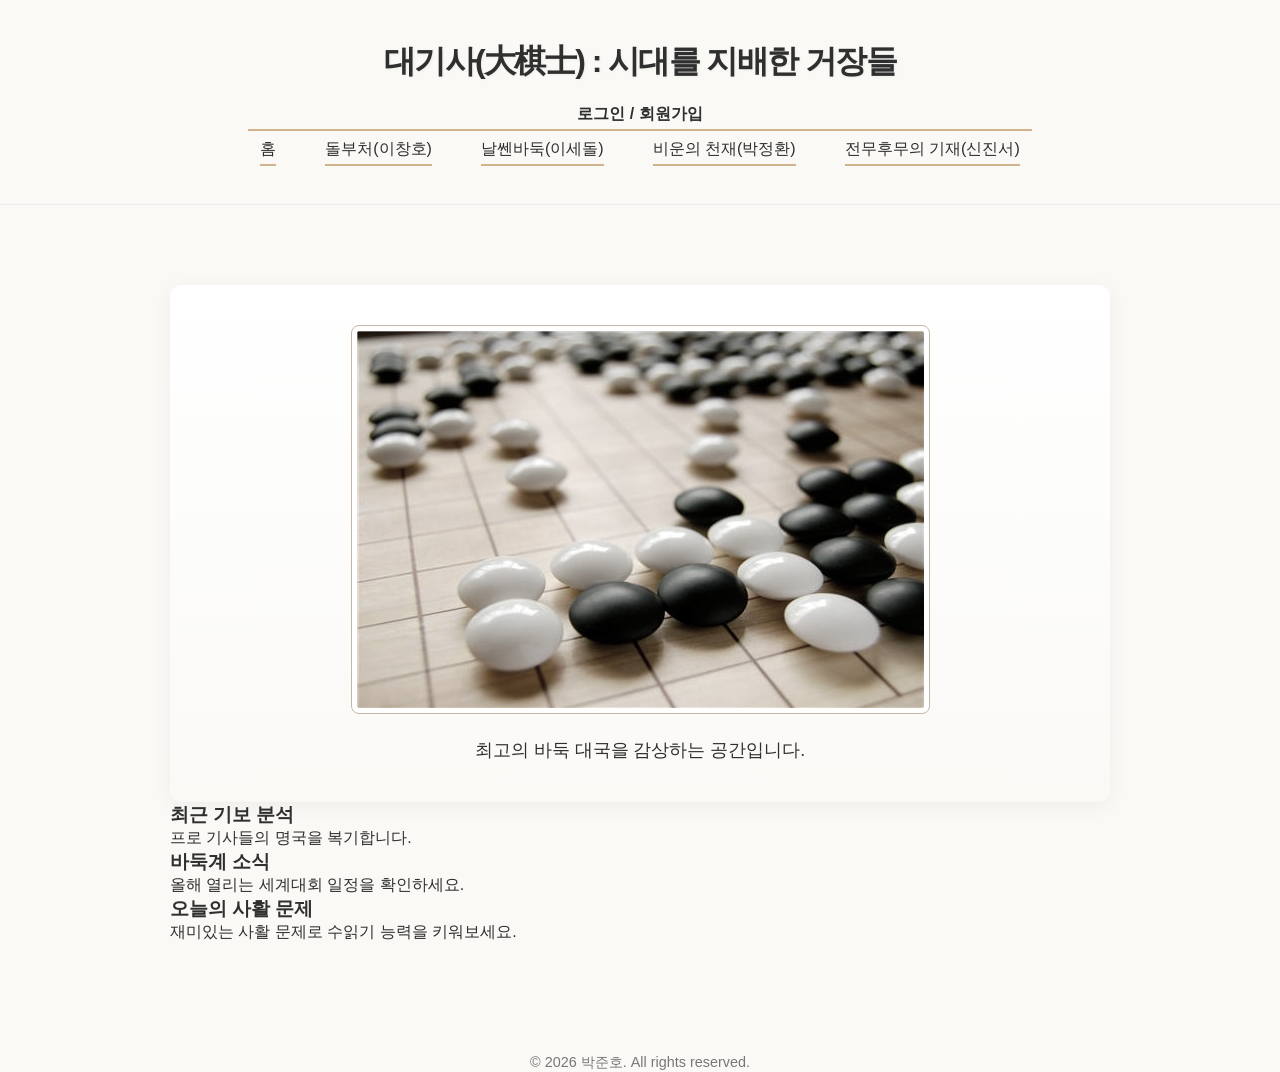
<file: index.html>
<!DOCTYPE html>
<html lang="ko">
<head>
    <meta charset="UTF-8">
    <meta name="viewport" content="width=device-width, initial-scale=1.0">
    <title>명국감상 - 홈</title>
    <link rel="stylesheet" href="css/main.css"><!-- 레이아웃 스타일 구현-->
</head>
<body>
    <header class="site-header">
        <h1>대기사(大棋士) : 시대를 지배한 거장들</h1>
        <nav class="main-nav">
            <p>로그인 / 회원가입</p>
            <ul><!-- 링크 이동 화면-->
                <li><a href="index.html">홈</a></li>
                <li><a href="screen1.html">돌부처(이창호)</a></li>
                <li><a href="screen2.html">날쎈바둑(이세돌)</a></li>
                <li><a href="screen3.html">비운의 천재(박정환)</a></li>
                <li><a href="screen4.html">전무후무의 기재(신진서)</a></li>
            </ul>
        </nav>
    </header>
    <main class="container"><!-- 주요 콘텐츠 영역-->
        <section class="intro-section">
            <img src="images/main_go.jpg" alt="세련된 바둑판 이미지">
            <p>최고의 바둑 대국을 감상하는 공간입니다.</p>
        </section>
        <div class="sub-grid-container">
                <article class="sub-card">
                    <h3>최근 기보 분석</h3>
                    <p>프로 기사들의 명국을 복기합니다.</p>
                </article>
                <article class="sub-card">
                    <h3>바둑계 소식</h3>
                    <p>올해 열리는 세계대회 일정을 확인하세요.</p>
                </article>
                <article class="sub-card">
                    <h3>오늘의 사활 문제</h3>
                    <p>재미있는 사활 문제로 수읽기 능력을 키워보세요.</p>
                </article>
            </div>
    </main>
    <footer> <!-- 저작권 표시 -->
        <p>&copy; 2026 박준호. All rights reserved.</p>
    </footer>
</body>
</html>
</file>
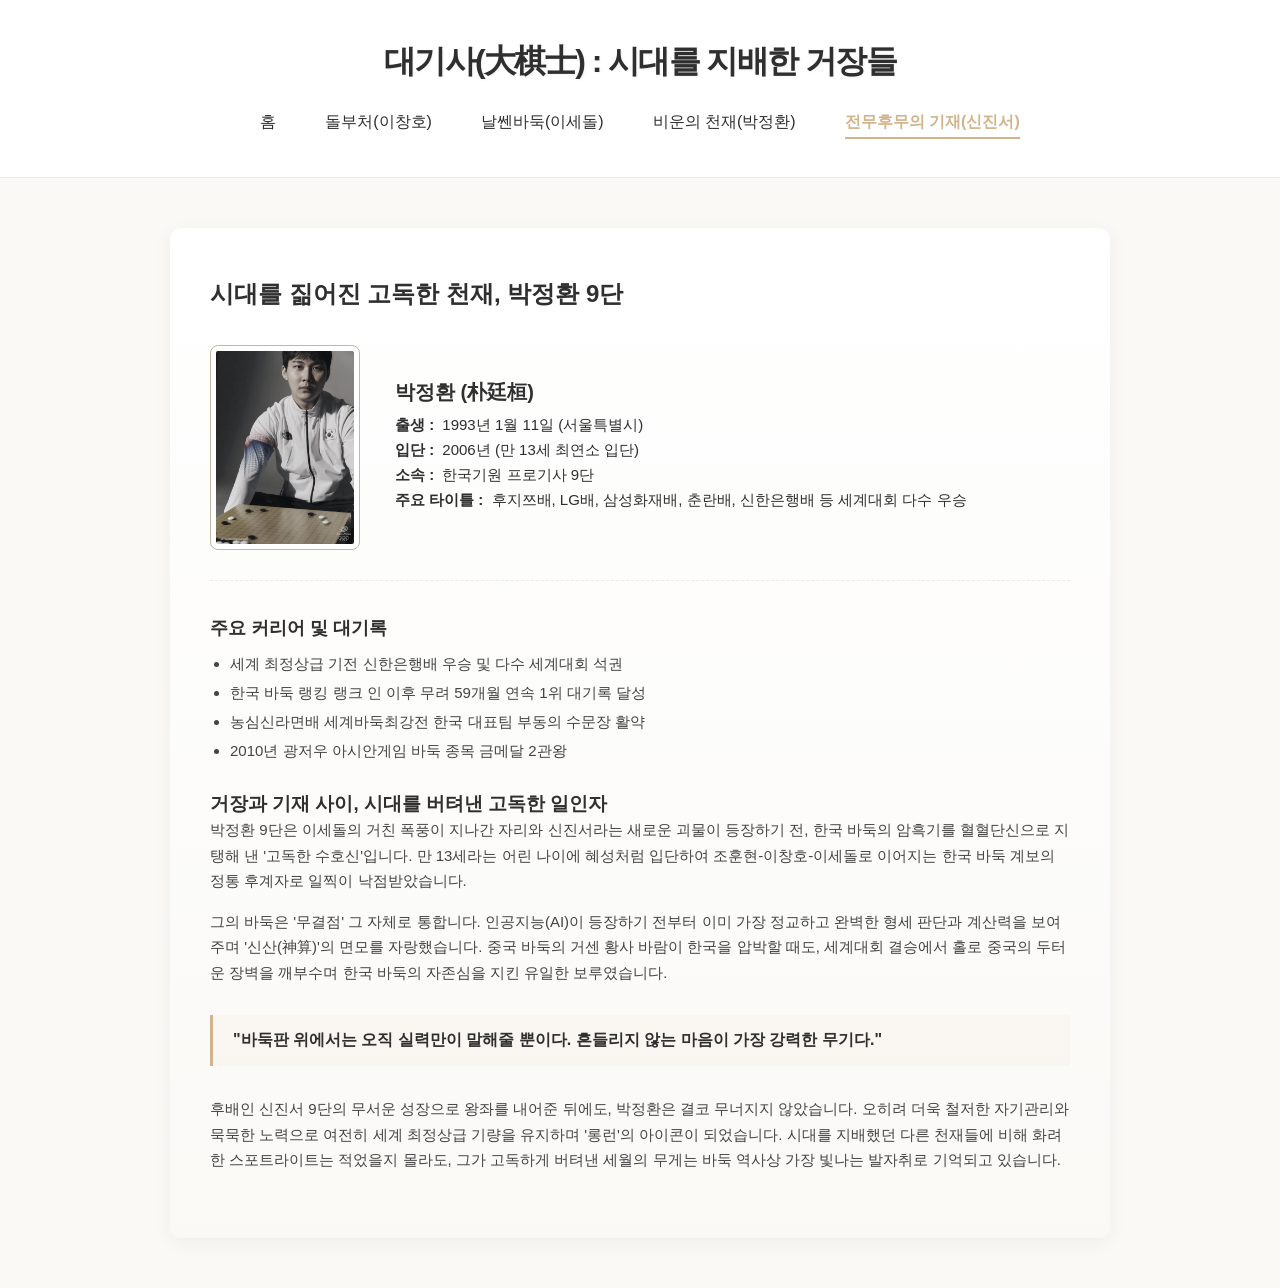
<file: screen3.html>
<!DOCTYPE html>
<html lang="ko">
<head>
    <meta charset="UTF-8">
    <meta name="viewport" content="width=device-width, initial-scale=1.0">
    <title>비운의 천재 : 박정환</title>
    <link rel="stylesheet" href="css/children.css">
</head>
<body>

    <header class="site-header">
        <h1>대기사(大棋士) : 시대를 지배한 거장들</h1>
        <nav class="main-nav">
            <ul>
                <li><a href="index.html">홈</a></li>
                <li><a href="screen1.html">돌부처(이창호)</a></li>
                <li><a href="screen2.html">날쎈바둑(이세돌)</a></li>
                <li><a href="screen3.html">비운의 천재(박정환)</a></li>
                <li><a href="screen4.html">전무후무의 기재(신진서)</a></li>
            </ul>
        </nav>
    </header>

    <main class="introduce">
        <article class="intro-section">
            <h1>시대를 짊어진 고독한 천재, 박정환 9단</h1>

            <div class="profile-box">
                <img src="images/park.jpg" alt="박정환 9단 프로필 사진">
                <div class="profile-text">
                    <h2>박정환 (朴廷桓)</h2>
                    <p><strong>출생 :</strong> 1993년 1월 11일 (서울특별시)</p>
                    <p><strong>입단 :</strong> 2006년 (만 13세 최연소 입단)</p>
                    <p><strong>소속 :</strong> 한국기원 프로기사 9단</p>
                    <p><strong>주요 타이틀 :</strong> 후지쯔배, LG배, 삼성화재배, 춘란배, 신한은행배 등 세계대회 다수 우승</p>
                </div>
            </div>

            <div class="career-box">
                <h3>주요 커리어 및 대기록</h3>
                <ul>
                    <li>세계 최정상급 기전 신한은행배 우승 및 다수 세계대회 석권</li>
                    <li>한국 바둑 랭킹 랭크 인 이후 무려 59개월 연속 1위 대기록 달성</li>
                    <li>농심신라면배 세계바둑최강전 한국 대표팀 부동의 수문장 활약</li>
                    <li>2010년 광저우 아시안게임 바둑 종목 금메달 2관왕</li>
                </ul>
            </div>

            <div class="story-content">
                <h3>거장과 기재 사이, 시대를 버텨낸 고독한 일인자</h3>
                <p>
                    박정환 9단은 이세돌의 거친 폭풍이 지나간 자리와 신진서라는 새로운 괴물이 등장하기 전, 한국 바둑의 암흑기를 혈혈단신으로 지탱해 낸 '고독한 수호신'입니다. 만 13세라는 어린 나이에 혜성처럼 입단하여 조훈현-이창호-이세돌로 이어지는 한국 바둑 계보의 정통 후계자로 일찍이 낙점받았습니다.
                </p>
                <p>
                    그의 바둑은 '무결점' 그 자체로 통합니다. 인공지능(AI)이 등장하기 전부터 이미 가장 정교하고 완벽한 형세 판단과 계산력을 보여주며 '신산(神算)'의 면모를 자랑했습니다. 중국 바둑의 거센 황사 바람이 한국을 압박할 때도, 세계대회 결승에서 홀로 중국의 두터운 장벽을 깨부수며 한국 바둑의 자존심을 지킨 유일한 보루였습니다.
                </p>

                <blockquote class="story-quote">
                    "바둑판 위에서는 오직 실력만이 말해줄 뿐이다. 흔들리지 않는 마음이 가장 강력한 무기다."
                </blockquote>

                <p>
                    후배인 신진서 9단의 무서운 성장으로 왕좌를 내어준 뒤에도, 박정환은 결코 무너지지 않았습니다. 오히려 더욱 철저한 자기관리와 묵묵한 노력으로 여전히 세계 최정상급 기량을 유지하며 '롱런'의 아이콘이 되었습니다. 시대를 지배했던 다른 천재들에 비해 화려한 스포트라이트는 적었을지 몰라도, 그가 고독하게 버텨낸 세월의 무게는 바둑 역사상 가장 빛나는 발자취로 기억되고 있습니다.
                </p>
            </div>
        </article>
    </main>

</body>
</html>
</file>
<file: css/main.css>
/* ==========================================
   1. 디자인 시스템 변수 및 초기화
   ========================================== */
:root {
    --color-bg: #FAF9F6;     /* 기본 배경색 (아이보리) */
    --color-main: #2F2F2F;   /* 기본 글자색 (짙은 회색) */
    --color-point: #D2B48C;  /* 포인트 컬러 (브라운) */
    --color-white: #FFFFFF;  /* 서브 배경색 (화이트) */
    --font-sans: 'Noto Sans KR', sans-serif; /* 메인 폰트 */
}

/* 여백 초기화 및 박스 크기 계산 기준 통일 */
* {
    margin: 0;
    padding: 0;
    box-sizing: border-box;
}

body {
    background-color: var(--color-bg);
    color: var(--color-main);
    font-family: var(--font-sans);
}

/* 기본 레이아웃 컨테이너 (중앙 정렬 및 최대 너비 제한) */
.container {
    max-width: 1000px;
    margin: 50px auto;
    padding: 30px;
}

/* ==========================================
   2. 상단 헤더 및 네비게이션바
   ========================================== */
.site-header {
    display: flex;
    flex-direction: column;
    align-items: center;
    gap: 20px;
    padding: 40px 0 30px 0;
    border-bottom: 1px solid #EAEAEA;
}

/* 메인 타이틀 자간 및 그림자 효과 */
.site-header h1 {
    font-weight: 700;
    color: var(--color-main);
    letter-spacing: -0.05em;
    text-shadow: 1px 1px 3px rgba(0, 0, 0, 0.05);
}

/* 메뉴 가로 정렬 */
.main-nav ul {
    display: flex;
    justify-content: center;
    gap: 25px;
    list-style: none;
    padding: 0;
}

/* 메뉴 링크 기본 스타일 및 호버 애니메이션 설정 */
.main-nav a {
    text-decoration: none;
    color: var(--color-main);
    font-weight: 500;
    padding: 8px 12px;
    transition: all 0.3s;
    display: inline-block;
}

/* 메뉴 마우스 호버 시 포인트 컬러 전환 및 위로 들림 효과 */
.main-nav a:hover, .main-nav a:focus {
    color: var(--color-point);
    transform: translateY(-3px);
}

/* 메뉴 하단 포인트 라인 장식 */
.main-nav a::after {
    content: "";
    display: block;
    width: 100%;
    height: 2px;
    background-color: var(--color-point);
    margin-top: 4px;
}

/* 메뉴 클릭 시 피드백 배경색 */
.main-nav a:active {
    background-color: var(--color-point);  
}

/* ==========================================
   3. 메인 본문 카드형 섹션 (인터랙션)
   ========================================== */
.intro-section {
    background: linear-gradient(to bottom, var(--color-white), var(--color-bg));
    padding: 40px;
    border-radius: 12px;
    box-shadow: 0 4px 20px rgba(0, 0, 0, 0.05);
    text-align: center;
    transition: all 0.4s ease;
    background-size: 200% 100%;
}

/* 카드 마우스 호버: 위로 뜨기, 그림자 확장, 그라데이션 이동 */
.intro-section:hover {
    transform: translateY(-5px);
    box-shadow: 0 10px 30px rgba(0, 0, 0, 0.08);
    cursor: pointer;
    background-position: right center;
    transition: all 0.4s ease;
}

/* 카드 내부 이미지 기본 스타일 (60% 흑백 필터 + 둥둥 애니메이션) */
.intro-section img {
    max-width: 100%;
    height: auto;
    border-radius: 8px;
    border: 1px solid var(--color-point);
    padding: 5px;
    background-color: var(--color-white);
    transition: filter 0.3s ease;
    filter: grayscale(60%);
    animation: floatBall 3s ease-in-out infinite;
}

/* 카드 마우스 호버 시 이미지 흑백 필터 해제 (컬러 복원) */
.intro-section:hover img {
    filter: grayscale(0%);
}

/* 본문 요약 텍스트 스타일 및 한 줄 넘침 방지(...) 처리 */
.intro-section p {
    font-size: 1.1rem;
    font-weight: 400;
    color: var(--color-main);
    margin-top: 20px;
    white-space: nowrap;
    overflow: hidden;
    text-overflow: ellipsis;
}

/* ==========================================
   4. 서브페이지 대응 및 예외 패치
   ========================================== */
/* 서브 소개 페이지(.introduce) 내 카드는 왼쪽 정렬로 덮어쓰기 */
.introduce .intro-section{
    display: block;
    text-align: left;
}

/* 네비게이션 바 내에 p 태그 메뉴가 있을 경우의 스타일 및 호버 보정 */
.main-nav p {
    text-align: center;
    font-weight: bold;
}

.main-nav p:hover {
    transform: translateY(-5px);
    box-shadow: 0 10px 30px rgba(0, 0, 0, 0.08);
    cursor: pointer;
    background-position: right center;
    transition: all 0.4s ease;
    color: var(--color-point);
}

.main-nav p::after {
    content: "";
    display: block;
    width: 100%;
    height: 2px;
    background-color: var(--color-point);
    margin-top: 4px;
}

/* ==========================================
   5. 푸터 및 애니메이션 키프레임, 반응형
   ========================================== */
/* 하단 카피라이트 영역 */
footer {
    margin-top: 80px;
    text-align: center;
    font-size: 0.9rem;
    color: #777777;
}

/* 모바일 화면 (태블릿/스마트폰) 레이아웃 대응 */
@media (max-width: 768px) {
    .container {
        padding: 15px;
        margin: 20px auto;
    }
}

/* 이미지가 위아래로 6px씩 부드럽게 유영하는 효과 정의 */
@keyframes floatBall {
    0% { transform: translateY(0); }
    50% { transform: translateY(-6px); }
    100% { transform: translateY(0); }
}
</file>
<file: css/children.css>
/* ==========================================
   1. 홈 화면 원본 코드 스타일 (그대로 유지)
   ========================================== */
:root {
    --color-bg: #FAF9F6;
    --color-main: #2F2F2F;
    --color-point: #D2B48C;
    --color-white: #FFFFFF;
    --font-sans: 'Noto Sans KR', sans-serif;
}

* {
    margin: 0;
    padding: 0;
    box-sizing: border-box;
}

body {
    background-color: var(--color-bg);
    color: var(--color-main);
    font-family: var(--font-sans);
}

/* 홈 화면과 동일한 컨테이너 크기 유지 */
.container, main.introduce {
    max-width: 1000px;
    margin: 50px auto;
    padding: 0 30px; /* 기존 컨테이너와 여백 통일 */
}

/* 헤더 및 네비게이션 */
.site-header {
    display: flex;
    flex-direction: column;
    align-items: center;
    gap: 20px;
    padding: 40px 0 30px 0;
    border-bottom: 1px solid #EAEAEA;
    background-color: var(--color-white); /* 본문과 분리되게 화이트 배경 제공 */
}

.site-header h1 {
    font-weight: 700;
    color: var(--color-main);
    letter-spacing: -0.05em;
    text-shadow: 1px 1px 3px rgba(0, 0, 0, 0.05);
}

.main-nav ul {
    display: flex;
    justify-content: center;
    gap: 25px;
    list-style: none;
    padding: 0;
}

.main-nav a {
    text-decoration: none;
    color: var(--color-main);
    font-weight: 500;
    padding: 8px 12px;
    transition: all 0.3s;
    display: inline-block;
}

.main-nav a:hover, .main-nav a:focus {
    color: var(--color-point);
    transform: translateY(-3px);
}

/* 네가 만든 하단 밑줄 효과 */
.main-nav a::after {
    content: "";
    display: block;
    width: 100%;
    height: 2px;
    background-color: var(--color-point);
    margin-top: 4px;
    transform: scaleX(0); /* 기본 상태에선 숨겼다가 */
    transition: transform 0.3s ease;
}

.main-nav a:hover::after {
    transform: scaleX(1); /* 호버 시 자연스럽게 펴짐 */
}

/* [Active] 현재 신진서 페이지 메뉴 밑줄 고정 */
.main-nav li:nth-child(5) a {
    color: var(--color-point);
    font-weight: 700;
}
.main-nav li:nth-child(5) a::after {
    transform: scaleX(1);
}

/* 홈 화면 시그니처: 본문 섹션 카드 스타일 */
.intro-section {
    background: linear-gradient(to bottom, var(--color-white), var(--color-bg));
    padding: 50px 40px;
    border-radius: 12px;
    box-shadow: 0 4px 20px rgba(0, 0, 0, 0.05);
    transition: all 0.4s ease;
    background-size: 200% 100%;
    margin-top: 30px;
}

/* 홈 화면과 동일한 카드 호버 인터랙션 */
.intro-section:hover {
    transform: translateY(-5px);
    box-shadow: 0 10px 30px rgba(0, 0, 0, 0.08);
    background-position: right center;
}


/* ==========================================
   2. 신진서 페이지(screen4) 전용 레이아웃 추가
   ========================================== */

/* .introduce 내부 정렬을 왼쪽(left)으로 덮어쓰는 코드 그대로 활용 */
.introduce .intro-section {
    display: block;
    text-align: left;
}

.intro-section h1 {
    font-size: 24px;
    font-weight: 700;
    margin-bottom: 35px;
    color: var(--color-main);
}

/* [프로필 영역] 이미지와 텍스트 가로 배치 */
.profile-box {
    display: flex;
    align-items: center;
    gap: 35px;
    margin-bottom: 35px;
    padding-bottom: 30px;
    border-bottom: 1px dashed #EAEAEA; /* 내용 구분을 위한 정갈한 점선 */
}

/* 이미지 스타일: 홈 화면에 쓴 필터 및 floatBall 애니메이션 그대로 이식 */
.profile-box img {
    width: 150px;
    height: auto;
    border-radius: 8px;
    border: 1px solid var(--color-point);
    padding: 5px;
    background-color: var(--color-white);
    transition: all 0.3s ease;
    filter: grayscale(60%); /* 기본 흑백 */
    animation: floatBall 3s ease-in-out infinite; /* 둥둥 애니메이션 */
}

/* 프로필 박스나 섹션에 마우스 올리면 이미지 흑백 풀림 */
.intro-section:hover .profile-box img {
    filter: grayscale(0%);
}

.profile-text h2 {
    font-size: 20px;
    font-weight: 700;
    margin-bottom: 10px;
}

.profile-text p {
    font-size: 15px;
    margin-bottom: 6px;
    color: var(--color-main);
    /* 홈 화면의 말줄임표(ellipsis) 세팅이 프로필 줄글을 깨트리지 않도록 리셋 */
    white-space: normal; 
    overflow: visible;
    text-overflow: clip;
}

.profile-text strong {
    font-weight: 600;
    margin-right: 4px;
}

/* [주요 커리어 & 스토리 구역] */
.career-box h3 {
    font-size: 18px;
    font-weight: 700;
    margin: 35px 0 15px 0;
    color: var(--color-main);
}

.career-box ul {
    padding-left: 20px;
    margin-bottom: 30px;
}

.career-box li {
    font-size: 15px;
    margin-bottom: 10px;
    color: #444444;
}

.story-content p {
    font-size: 15px;
    color: #444444;
    margin-bottom: 15px;
    line-height: 1.7;
}

/* [명언 구역] 홈 화면의 내추럴한 톤앤매너에 맞춘 담백한 인용구 */
.story-quote {
    font-size: 16px;
    font-weight: 600;
    color: var(--color-main);
    margin: 30px 0;
    padding: 15px 20px;
    border-left: 3px solid var(--color-point); /* 포인트 컬러 세로선으로 심심함 해결 */
    background-color: rgba(210, 180, 140, 0.05); /* 포인트 색상을 아주 연하게 배경으로 깔아 자연스럽게 강조 */
    font-style: normal;
}


/* ==========================================
   3. 기타 애니메이션 및 유틸리티 (그대로 유지)
   ========================================== */

@keyframes floatBall {
    0% { transform: translateY(0); }
    50% { transform: translateY(-6px); }
    100% { transform: translateY(0); }
}

/* 반응형 모바일 대응 */
@media (max-width: 768px) {
    .container, main.introduce {
        padding: 0 15px;
        margin: 20px auto;
    }
    .intro-section {
        padding: 30px 20px;
    }
    .profile-box {
        flex-direction: column;
        text-align: center;
        gap: 20px;
    }
}
</file>
